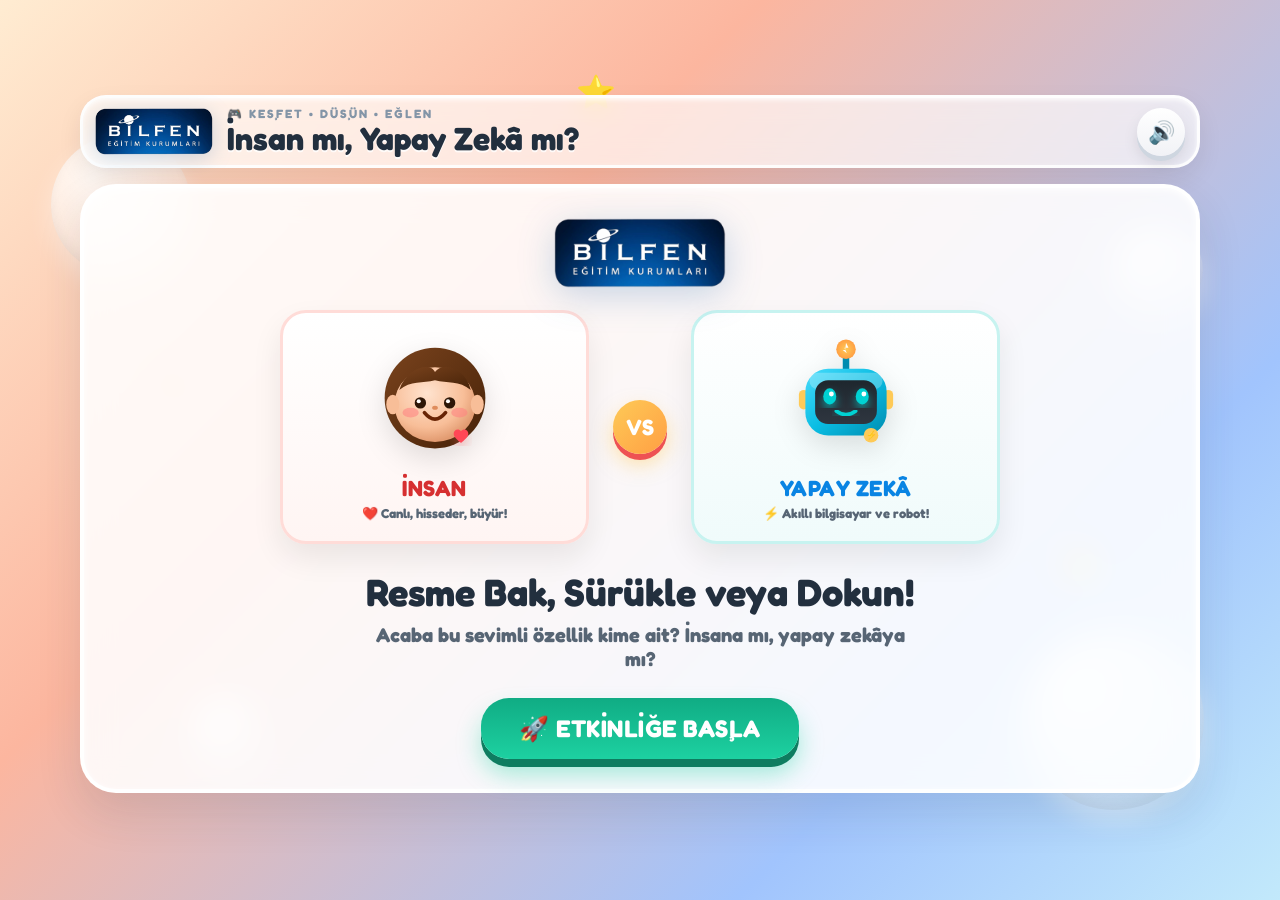
<file: insan-mi-yapay-zeka-3d/index.html>
<!doctype html>
<html lang="tr">
<head>
  <meta charset="utf-8">
  <meta name="viewport" content="width=device-width, initial-scale=1, maximum-scale=1, user-scalable=no">
  <meta name="theme-color" content="#fff3e0">
  <title>İnsan mı, Yapay Zekâ mı? • 3D Eğlenceli Keşif Oyunu</title>
  <meta name="description" content="6 yaş grubu için 3 boyutlu, sesli ve eğlenceli yapay zekâ okuryazarlığı sınıflandırma oyunu.">
  <link rel="preconnect" href="https://fonts.googleapis.com">
  <link rel="preconnect" href="https://fonts.gstatic.com" crossorigin>
  <link href="https://fonts.googleapis.com/css2?family=Fredoka:wght@500;600;700;800&family=Nunito:wght@700;800;900&display=swap" rel="stylesheet">
  <link rel="stylesheet" href="style.css">
</head>
<body>
  <!-- Arka plan yüzen 3D sevimli balonlar -->
  <div class="bg-decorations" aria-hidden="true">
    <div class="bubble bubble-1"></div>
    <div class="bubble bubble-2"></div>
    <div class="bubble bubble-3"></div>
    <div class="bubble bubble-4"></div>
    <div class="star-dec star-1">★</div>
    <div class="star-dec star-2">✨</div>
    <div class="star-dec star-3">⭐</div>
  </div>

  <!-- Konfeti Efekti Katmanı -->
  <canvas id="confettiCanvas" class="confetti-canvas"></canvas>

  <main class="shell">
    <!-- Üst Başlık ve Kontroller -->
    <header class="game-header">
      <div class="logo-group">
        <div class="brand-logo-wrap" title="Bilfen Eğitim Kurumları">
          <img src="bilfen-logo.png" alt="Bilfen Eğitim Kurumları" class="brand-logo-img">
        </div>
        <div class="header-titles">
          <p class="eyebrow-3d">🎮 KEŞFET • DÜŞÜN • EĞLEN</p>
          <h1 class="game-title">İnsan mı, Yapay Zekâ mı?</h1>
        </div>
      </div>

      <div class="header-controls">
        <button id="soundBtn" class="toy-btn icon-toy-btn" aria-label="Sesi aç veya kapat" title="Ses">
          <span class="sound-icon-on">🔊</span>
          <span class="sound-icon-off">🔇</span>
        </button>
      </div>
    </header>

    <!-- GİRİŞ EKRANI (3D Karakterler & Başla Butonu) -->
    <section id="intro" class="screen-card intro-screen">
      <div class="intro-school-badge">
        <img src="bilfen-logo.png" alt="Bilfen Eğitim Kurumları Logo" class="intro-logo-img">
      </div>

      <div class="floating-mascots">
        <!-- 3D İnsan Çocuk Karakteri -->
        <div class="mascot-card human-mascot" id="mascotHumanIntro">
          <div class="mascot-avatar-3d">
            <svg viewBox="0 0 160 160" class="avatar-svg" aria-label="Sevimli Çocuk Karakteri">
              <defs>
                <radialGradient id="hFaceGrad" cx="40%" cy="35%" r="65%">
                  <stop offset="0%" stop-color="#ffe3cf" />
                  <stop offset="70%" stop-color="#f8be98" />
                  <stop offset="100%" stop-color="#e29b71" />
                </radialGradient>
                <linearGradient id="hHairGrad" x1="0%" y1="0%" x2="100%" y2="100%">
                  <stop offset="0%" stop-color="#7a431d" />
                  <stop offset="100%" stop-color="#462208" />
                </linearGradient>
                <filter id="softGlow" x="-20%" y="-20%" width="140%" height="140%">
                  <feDropShadow dx="0" dy="8" stdDeviation="6" flood-color="#ff6b6b" flood-opacity="0.3" />
                </filter>
              </defs>
              <!-- Saç arkası -->
              <circle cx="80" cy="80" r="62" fill="url(#hHairGrad)" />
              <!-- Yüz -->
              <ellipse cx="80" cy="88" rx="50" ry="46" fill="url(#hFaceGrad)" />
              <!-- Ön saç / kahkül -->
              <path d="M 36 70 C 45 42, 75 35, 80 48 C 88 35, 118 42, 124 70 C 110 58, 95 62, 80 58 C 65 62, 50 58, 36 70 Z" fill="url(#hHairGrad)" />
              <!-- Kulaklar -->
              <ellipse cx="28" cy="88" rx="8" ry="12" fill="#f8be98" />
              <ellipse cx="132" cy="88" rx="8" ry="12" fill="#f8be98" />
              <!-- Gözler (Blink Animasyonlu) -->
              <g class="anim-eyes">
                <circle cx="62" cy="86" r="7" fill="#2d1607" />
                <circle cx="60" cy="84" r="2.5" fill="#ffffff" />
                <circle cx="98" cy="86" r="7" fill="#2d1607" />
                <circle cx="96" cy="84" r="2.5" fill="#ffffff" />
              </g>
              <!-- Sevimli Pembe Yanaklar -->
              <ellipse cx="50" cy="98" rx="10" ry="6" fill="#ff7f7f" opacity="0.55" />
              <ellipse cx="110" cy="98" rx="10" ry="6" fill="#ff7f7f" opacity="0.55" />
              <!-- Gülümseyen Ağız -->
              <path d="M 67 98 Q 80 114 93 98" fill="none" stroke="#682405" stroke-width="4.5" stroke-linecap="round" />
              <!-- Minik Burun -->
              <ellipse cx="80" cy="92" rx="3.5" ry="2.5" fill="#df8c5c" />
              <!-- Canlı Kalp Rozeti -->
              <g transform="translate(100, 115) scale(0.9)" class="beating-heart">
                <path d="M12 21.35l-1.45-1.32C5.4 15.36 2 12.28 2 8.5 2 5.42 4.42 3 7.5 3c1.74 0 3.41.81 4.5 2.09C13.09 3.81 14.76 3 16.5 3 19.58 3 22 5.42 22 8.5c0 3.78-3.4 6.86-8.55 11.54L12 21.35z" fill="#ff4757" filter="url(#softGlow)"/>
              </g>
            </svg>
          </div>
          <div class="mascot-tag">
            <span class="tag-title human-text">İNSAN</span>
            <span class="tag-sub">❤️ Canlı, hisseder, büyür!</span>
          </div>
        </div>

        <div class="versus-3d">
          <span class="vs-bubble">VS</span>
        </div>

        <!-- 3D Yapay Zekâ Robot Karakteri -->
        <div class="mascot-card ai-mascot" id="mascotAiIntro">
          <div class="mascot-avatar-3d">
            <svg viewBox="0 0 160 160" class="avatar-svg" aria-label="Sevimli Robot Karakteri">
              <defs>
                <linearGradient id="botBodyGrad" x1="0%" y1="0%" x2="100%" y2="100%">
                  <stop offset="0%" stop-color="#48dbfb" />
                  <stop offset="50%" stop-color="#0abde3" />
                  <stop offset="100%" stop-color="#008cb0" />
                </linearGradient>
                <linearGradient id="botScreenGrad" x1="0%" y1="0%" x2="0%" y2="100%">
                  <stop offset="0%" stop-color="#1e272e" />
                  <stop offset="100%" stop-color="#2f3640" />
                </linearGradient>
                <radialGradient id="antennaGlow" cx="50%" cy="50%" r="50%">
                  <stop offset="0%" stop-color="#feca57" />
                  <stop offset="100%" stop-color="#ff9f43" />
                </radialGradient>
                <filter id="neonCyan" x="-20%" y="-20%" width="140%" height="140%">
                  <feDropShadow dx="0" dy="6" stdDeviation="5" flood-color="#00d2d3" flood-opacity="0.6" />
                </filter>
              </defs>
              <!-- Anten Çubuğu & Parlayan Küre -->
              <rect x="76" y="24" width="8" height="24" rx="4" fill="#008cb0" />
              <circle cx="80" cy="20" r="12" fill="url(#antennaGlow)" class="antenna-bulb" />
              <polygon points="80,12 83,18 78,18 81,25 76,21 79,21" fill="#fff" />
              <!-- Kulak Cıvataları -->
              <rect x="22" y="70" width="12" height="24" rx="6" fill="#feca57" />
              <rect x="126" y="70" width="12" height="24" rx="6" fill="#feca57" />
              <!-- Robot Kafası (Tombik 3D) -->
              <rect x="30" y="44" width="100" height="82" rx="28" fill="url(#botBodyGrad)" />
              <rect x="35" y="49" width="90" height="20" rx="10" fill="#ffffff" opacity="0.25" />
              <!-- Ekran Yüzü -->
              <rect x="42" y="58" width="76" height="54" rx="16" fill="url(#botScreenGrad)" />
              <!-- LED Gözler (Parlayan Cyan) -->
              <g class="bot-eyes" filter="url(#neonCyan)">
                <ellipse cx="60" cy="78" rx="8" ry="10" fill="#00d2d3" />
                <circle cx="62" cy="75" r="3" fill="#ffffff" />
                <ellipse cx="100" cy="78" rx="8" ry="10" fill="#00d2d3" />
                <circle cx="102" cy="75" r="3" fill="#ffffff" />
              </g>
              <!-- LED Gülümseme (Piksel / Çizgi) -->
              <path d="M 68 96 Q 80 105 92 96" fill="none" stroke="#00d2d3" stroke-width="4.5" stroke-linecap="round" filter="url(#neonCyan)" />
              <!-- Çip / Yıldız Rozeti -->
              <g transform="translate(100, 115) scale(0.9)" class="ai-badge-pulse">
                <circle cx="12" cy="12" r="10" fill="#feca57" />
                <text x="12" y="16" text-anchor="middle" font-size="12" font-weight="900" fill="#222">⚡</text>
              </g>
            </svg>
          </div>
          <div class="mascot-tag">
            <span class="tag-title ai-text">YAPAY ZEKÂ</span>
            <span class="tag-sub">⚡ Akıllı bilgisayar ve robot!</span>
          </div>
        </div>
      </div>

      <div class="intro-content">
        <h2 class="hero-text">Resme Bak, Sürükle veya Dokun!</h2>
        <p class="hero-desc">Acaba bu sevimli özellik kime ait? İnsana mı, yapay zekâya mı?</p>
        <button id="startBtn" class="toy-btn primary-3d-btn start-pulse">
          <span class="btn-text">🚀 ETKİNLİĞE BAŞLA</span>
        </button>
      </div>
    </section>

    <!-- OYUN ALANI (3D Kart ve 3D Hedef Kutuları) -->
    <section id="game" class="screen-card game-screen hidden" aria-live="polite">
      <!-- Üst Bilgi: İlerleme & Ses Tekrar -->
      <div class="game-hud">
        <div class="hud-stars">
          <span class="star-icon">⭐</span>
          <div class="progress-bar-3d">
            <div id="progressBar" class="progress-fill"></div>
          </div>
          <span id="progressText" class="progress-count">1 / 16</span>
        </div>

        <button id="repeatBtn" class="toy-btn repeat-toy-btn" title="Soruyu tekrar dinle">
          <span class="repeat-icon">🔊</span>
          <span class="repeat-label">DİNLE</span>
        </button>
      </div>

      <!-- Büyük Soru Başlığı (6 Yaş için Çok Açık ve Neşeli) -->
      <div class="prompt-pill">
        <span class="prompt-emoji">🧐</span>
        <h2 id="promptText" class="prompt-question">Bu özellik kime ait?</h2>
      </div>

      <!-- 3D OYUN MASASI: SOL İNSAN KUTUSU | ORTA 3D KART | SAĞ YAPAY ZEKÂ KUTUSU -->
      <div class="arena-3d">
        <!-- SOL: 3D İNSAN KUTUSU -->
        <div class="zone-box human-zone-3d" data-zone="human" id="humanZone" role="button" tabindex="0" aria-label="İnsan seçimi kutusu">
          <div class="zone-pedestal">
            <div class="zone-character-wrap">
              <div class="character-human-avatar"></div>
              <span class="zone-status-emoji">💓</span>
            </div>
            <div class="zone-label-wrap">
              <span class="zone-title human-color">İNSAN</span>
              <span class="zone-desc">Duyguları ve kalbi var</span>
            </div>
            <div class="zone-press-hint">👉 DOKUN</div>
          </div>
          <div class="zone-glow"></div>
        </div>

        <!-- ORTA: 3D DÖNEN VE YAYLANAN KART -->
        <div class="card-stage" id="cardStage">
          <!-- Sol & Sağ Yönlendirme İpuçları -->
          <div class="drag-arrow left-arrow" aria-hidden="true">⬅️ İNSAN</div>
          <div class="drag-arrow right-arrow" aria-hidden="true">YAPAY ZEKÂ ➡️</div>

          <div id="card" class="card-3d" draggable="true" tabindex="0" role="button" aria-label="Soru Kartı: Sürükle veya tıkla">
            <!-- 3D Parlama ve Derinlik Katmanı -->
            <div class="card-shine" aria-hidden="true"></div>
            
            <div class="card-inner">
              <div class="card-badge-category" id="cardCategory">ÖZELLİK KARTI</div>
              
              <!-- 3D Büyük İllüstrasyon / Görsel Alanı -->
              <div id="cardImage" class="card-image-3d">
                <!-- SVG / Sprite Buraya Yüklenecek -->
              </div>

              <!-- Kart Başlığı -->
              <h3 id="cardTitle" class="card-title-3d">YEMEK YEMEK</h3>
              <p id="cardDescription" class="card-subtitle-3d">Karnı acıkınca lezzetli yemekler yemek</p>

              <!-- Eğlenceli Tut & Bırak Rozeti -->
              <div class="card-footer-pill">
                <span class="hand-anim">👆</span>
                <span>KUTUYA SÜRÜKLE YA DA DOKUN</span>
              </div>
            </div>
          </div>
        </div>

        <!-- SAĞ: 3D YAPAY ZEKÂ KUTUSU -->
        <div class="zone-box ai-zone-3d" data-zone="ai" id="aiZone" role="button" tabindex="0" aria-label="Yapay zekâ robotu seçimi kutusu">
          <div class="zone-pedestal">
            <div class="zone-character-wrap">
              <div class="character-ai-avatar"></div>
              <span class="zone-status-emoji">⚡</span>
            </div>
            <div class="zone-label-wrap">
              <span class="zone-title ai-color">YAPAY ZEKÂ</span>
              <span class="zone-desc">Bilgisayar ve robot</span>
            </div>
            <div class="zone-press-hint">DOKUN 👈</div>
          </div>
          <div class="zone-glow"></div>
        </div>
      </div>

      <!-- Alt Geri Bildirim Balonu -->
      <div id="feedback" class="feedback-3d" role="status">
        <span id="feedbackEmoji" class="fb-emoji"></span>
        <span id="feedbackMessage" class="fb-msg"></span>
      </div>
    </section>

    <!-- TEBRİKLER / BİTİŞ EKRANI -->
    <section id="finish" class="screen-card finish-screen hidden">
      <div class="trophy-3d">
        <span class="trophy-cup">🏆</span>
        <div class="celebration-stars">
          <span class="c-star star-left">⭐</span>
          <span class="c-star star-center">🌟</span>
          <span class="c-star star-right">⭐</span>
        </div>
      </div>

      <h2 class="finish-title">Harikasın Minik Kaşif! 🎉</h2>
      <p class="finish-desc">İnsanlar ile Yapay Zekânın farklarını süper bir şekilde öğrendin!</p>

      <div class="score-card-3d">
        <span class="score-badge">PUANIN</span>
        <div class="score-number-wrap">
          <strong id="scoreText">16 / 16</strong>
        </div>
        <span class="score-applause">Tüm soruları tamamladın! 🥳👏</span>
      </div>

      <button id="againBtn" class="toy-btn primary-3d-btn replay-pulse">
        <span class="btn-text">🔄 YENİDEN OYNA</span>
      </button>
    </section>
  </main>

  <script src="game.js"></script>
</body>
</html>
</file>
<file: insan-mi-yapay-zeka-3d/style.css>
/* ==========================================================================
   İNSAN MI, YAPAY ZEKÂ MI? - 3D ÇOCUK OYUNU STİL DOSYASI (6 YAŞ ÖZEL)
   Temalar: 3D Dokunsal Oyuncak (Claymorphic / Toy Aesthetic), Canlı Renkler
   ========================================================================== */

:root {
  /* Renk Paleti (Canlı, Neşeli, Sıcak) */
  --human-main: #ff6b6b;
  --human-dark: #d63031;
  --human-light: #fff0f0;
  --human-shadow: #b32020;
  
  --ai-main: #00cec9;
  --ai-dark: #0984e3;
  --ai-light: #e6fcfa;
  --ai-shadow: #007799;

  --gold-main: #feca57;
  --gold-dark: #ff9f43;
  --gold-shadow: #ee5253;

  --bg-gradient: linear-gradient(135deg, #ffecd2 0%, #fcb69f 35%, #a1c4fd 75%, #c2e9fb 100%);
  --ink: #2d3436;
  --white: #ffffff;

  --radius-xl: 36px;
  --radius-lg: 26px;
  --radius-md: 18px;
}

* {
  box-sizing: border-box;
  margin: 0;
  padding: 0;
  -webkit-tap-highlight-color: transparent;
}

body {
  min-height: 100vh;
  font-family: 'Fredoka', 'Nunito', 'Trebuchet MS', cursive, sans-serif;
  background: var(--bg-gradient);
  background-attachment: fixed;
  color: var(--ink);
  overflow-x: hidden;
  user-select: none;
  -webkit-user-select: none;
  position: relative;
  display: flex;
  flex-direction: column;
  justify-content: center;
}

/* Yüzen 3D Balonlar ve Yıldızlar */
.bg-decorations {
  position: fixed;
  inset: 0;
  pointer-events: none;
  overflow: hidden;
  z-index: 0;
}

.bubble {
  position: absolute;
  border-radius: 50%;
  background: radial-gradient(circle at 30% 30%, rgba(255, 255, 255, 0.8), rgba(255, 255, 255, 0.15));
  box-shadow: inset 0 -6px 12px rgba(0, 0, 0, 0.05), 0 10px 25px rgba(255, 255, 255, 0.4);
  animation: floatUp 12s infinite ease-in-out;
}

.bubble-1 { width: 140px; height: 140px; left: 4%; top: 15%; animation-duration: 9s; }
.bubble-2 { width: 90px; height: 90px; right: 6%; top: 25%; animation-duration: 11s; animation-delay: 2s; }
.bubble-3 { width: 180px; height: 180px; left: 80%; bottom: 10%; animation-duration: 14s; animation-delay: 1s; }
.bubble-4 { width: 70px; height: 70px; left: 15%; bottom: 15%; animation-duration: 8s; animation-delay: 3s; }

.star-dec {
  position: absolute;
  font-size: 28px;
  animation: twinkle 3s infinite ease-in-out alternate;
}
.star-1 { left: 12%; top: 40%; font-size: 34px; color: #ffbe76; }
.star-2 { right: 14%; top: 60%; font-size: 38px; color: #f9ca24; animation-delay: 1s; }
.star-3 { left: 45%; top: 8%; font-size: 32px; color: #f0932b; animation-delay: 1.5s; }

@keyframes floatUp {
  0%, 100% { transform: translateY(0) rotate(0deg); }
  50% { transform: translateY(-25px) rotate(8deg); }
}

@keyframes twinkle {
  0% { transform: scale(0.8) rotate(-10deg); opacity: 0.5; }
  100% { transform: scale(1.2) rotate(15deg); opacity: 1; }
}

/* Konfeti Canvas */
.confetti-canvas {
  position: fixed;
  inset: 0;
  width: 100%;
  height: 100%;
  pointer-events: none;
  z-index: 999;
}

/* Ana Taşıyıcı */
.shell {
  width: min(1120px, calc(100% - 24px));
  margin: 0 auto;
  padding: 16px 0 28px;
  position: relative;
  z-index: 10;
}

/* Üst Başlık (Header) */
.game-header {
  display: flex;
  align-items: center;
  justify-content: space-between;
  margin-bottom: 16px;
  padding: 8px 12px;
  background: rgba(255, 255, 255, 0.65);
  backdrop-filter: blur(12px);
  -webkit-backdrop-filter: blur(12px);
  border-radius: var(--radius-lg);
  border: 3px solid rgba(255, 255, 255, 0.9);
  box-shadow: 0 10px 25px rgba(0, 0, 0, 0.08), inset 0 2px 4px rgba(255, 255, 255, 0.8);
}

.logo-group {
  display: flex;
  align-items: center;
  gap: 14px;
}

/* Bilfen Logosu - Üst Başlık */
.brand-logo-wrap {
  display: flex;
  align-items: center;
  justify-content: center;
}

.brand-logo-img {
  height: 48px;
  width: auto;
  max-width: 145px;
  object-fit: contain;
  filter: drop-shadow(0 4px 10px rgba(2, 83, 159, 0.2));
  transition: transform 0.25s cubic-bezier(0.34, 1.56, 0.64, 1);
}

.brand-logo-img:hover {
  transform: scale(1.05) translateY(-2px);
}

/* Bilfen Logosu - Ana Ekran (Intro) */
.intro-school-badge {
  display: flex;
  justify-content: center;
  align-items: center;
  margin-bottom: 22px;
}

.intro-logo-img {
  height: 70px;
  width: auto;
  max-width: 220px;
  object-fit: contain;
  filter: drop-shadow(0 8px 18px rgba(2, 83, 159, 0.22));
  transition: transform 0.3s cubic-bezier(0.34, 1.56, 0.64, 1);
}

.intro-logo-img:hover {
  transform: scale(1.06) translateY(-3px);
}

.eyebrow-3d {
  font-size: 12px;
  font-weight: 800;
  letter-spacing: 2px;
  color: #8395a7;
  text-transform: uppercase;
}

.game-title {
  font-size: clamp(20px, 3.2vw, 32px);
  font-weight: 800;
  color: #222f3e;
  line-height: 1.1;
  text-shadow: 0 2px 0 rgba(255, 255, 255, 0.8);
}

/* 3D Tombul Butonlar (Toy Buttons) */
.toy-btn {
  font-family: inherit;
  font-weight: 800;
  border: none;
  cursor: pointer;
  outline: none;
  display: inline-flex;
  align-items: center;
  justify-content: center;
  transition: transform 0.1s ease, box-shadow 0.1s ease;
  user-select: none;
}

.icon-toy-btn {
  width: 48px;
  height: 48px;
  border-radius: 50%;
  background: linear-gradient(180deg, #ffffff, #f1f2f6);
  box-shadow: 0 5px 0 #ced6e0, 0 8px 15px rgba(0, 0, 0, 0.1);
  font-size: 22px;
}

.icon-toy-btn:active {
  transform: translateY(4px);
  box-shadow: 0 1px 0 #ced6e0;
}

.icon-toy-btn .sound-icon-off { display: none; }
.icon-toy-btn.muted .sound-icon-on { display: none; }
.icon-toy-btn.muted .sound-icon-off { display: inline-block; }

.primary-3d-btn {
  padding: 16px 38px;
  font-size: clamp(18px, 2.5vw, 24px);
  border-radius: 28px;
  background: linear-gradient(180deg, #10ac84, #1dd1a1);
  color: #ffffff;
  box-shadow: 0 8px 0 #0e7d60, 0 15px 25px rgba(29, 209, 161, 0.4);
  letter-spacing: 0.5px;
  margin-top: 15px;
}

.primary-3d-btn:hover {
  transform: translateY(-2px);
  box-shadow: 0 10px 0 #0e7d60, 0 20px 30px rgba(29, 209, 161, 0.45);
}

.primary-3d-btn:active {
  transform: translateY(6px);
  box-shadow: 0 2px 0 #0e7d60, 0 5px 10px rgba(29, 209, 161, 0.3);
}

/* Ana Ekran Kartı (Claymorphism Sahnesi) */
.screen-card {
  min-height: 560px;
  background: rgba(255, 255, 255, 0.88);
  backdrop-filter: blur(16px);
  -webkit-backdrop-filter: blur(16px);
  border-radius: var(--radius-xl);
  border: 4px solid rgba(255, 255, 255, 0.95);
  box-shadow: 0 20px 45px rgba(34, 47, 62, 0.12), inset 0 2px 6px rgba(255, 255, 255, 0.9);
  padding: 30px 24px;
  position: relative;
  display: flex;
  flex-direction: column;
  align-items: center;
  justify-content: center;
  text-align: center;
  transition: opacity 0.3s ease;
}

.hidden {
  display: none !important;
}

/* ==========================================================================
   GİRİŞ EKRANI (INTRO)
   ========================================================================== */
.floating-mascots {
  display: flex;
  align-items: center;
  justify-content: center;
  gap: 24px;
  width: 100%;
  max-width: 720px;
  margin-bottom: 25px;
}

.mascot-card {
  flex: 1;
  background: #ffffff;
  border-radius: var(--radius-lg);
  padding: 20px 14px;
  box-shadow: 0 14px 30px rgba(0, 0, 0, 0.08);
  border: 3px solid #f1f2f6;
  display: flex;
  flex-direction: column;
  align-items: center;
  transition: transform 0.3s cubic-bezier(0.34, 1.56, 0.64, 1);
}

.human-mascot {
  border-color: #ffdcd8;
  background: linear-gradient(180deg, #ffffff, #fff5f3);
}

.ai-mascot {
  border-color: #c7f3f0;
  background: linear-gradient(180deg, #ffffff, #f0fbfb);
}

.mascot-card:hover {
  transform: translateY(-8px) scale(1.03);
}

.mascot-avatar-3d {
  width: 130px;
  height: 130px;
  margin-bottom: 12px;
  filter: drop-shadow(0 10px 14px rgba(0, 0, 0, 0.12));
}

.avatar-svg {
  width: 100%;
  height: 100%;
}

.versus-3d {
  display: flex;
  align-items: center;
  justify-content: center;
}

.vs-bubble {
  width: 54px;
  height: 54px;
  border-radius: 50%;
  background: linear-gradient(135deg, #feca57, #ff9f43);
  color: #ffffff;
  display: flex;
  align-items: center;
  justify-content: center;
  font-size: 22px;
  font-weight: 900;
  box-shadow: 0 6px 0 #ee5253, 0 10px 20px rgba(254, 202, 87, 0.5);
  animation: pulseVersus 2s infinite ease-in-out;
}

@keyframes pulseVersus {
  0%, 100% { transform: scale(1) rotate(-6deg); }
  50% { transform: scale(1.14) rotate(6deg); }
}

.tag-title {
  display: block;
  font-size: 22px;
  font-weight: 900;
  letter-spacing: 0.5px;
}

.human-text { color: var(--human-dark); }
.ai-text { color: var(--ai-dark); }

.tag-sub {
  display: block;
  font-size: 13px;
  font-weight: 700;
  color: #576574;
  margin-top: 4px;
}

.hero-text {
  font-size: clamp(24px, 4vw, 38px);
  font-weight: 900;
  color: #222f3e;
  margin-bottom: 8px;
}

.hero-desc {
  font-size: clamp(16px, 2.2vw, 20px);
  color: #576574;
  font-weight: 700;
  max-width: 540px;
  margin: 0 auto 12px;
}

/* Canlı Maskot Animasyonları */
.beating-heart {
  transform-origin: 12px 12px;
  animation: heartPulse 1.2s infinite ease-in-out;
}
@keyframes heartPulse {
  0%, 100% { transform: scale(0.9); }
  50% { transform: scale(1.2); }
}

.antenna-bulb {
  animation: bulbGlow 1.5s infinite alternate ease-in-out;
}
@keyframes bulbGlow {
  0% { filter: drop-shadow(0 0 2px #feca57); }
  100% { filter: drop-shadow(0 0 10px #ff9f43); }
}

/* ==========================================================================
   OYUN ALANI (3D ARENA & KART)
   ========================================================================== */
.game-hud {
  width: 100%;
  display: flex;
  align-items: center;
  justify-content: space-between;
  margin-bottom: 12px;
  padding: 0 4px;
}

.hud-stars {
  display: flex;
  align-items: center;
  gap: 12px;
  flex: 1;
  max-width: 480px;
}

.star-icon {
  font-size: 32px;
  filter: drop-shadow(0 4px 6px rgba(254, 202, 87, 0.5));
  animation: spinSlow 8s linear infinite;
}
@keyframes spinSlow {
  0% { transform: rotate(0deg); }
  100% { transform: rotate(360deg); }
}

.progress-bar-3d {
  flex: 1;
  height: 22px;
  background: #dfe6e9;
  border-radius: 16px;
  overflow: hidden;
  box-shadow: inset 0 3px 6px rgba(0, 0, 0, 0.15);
  border: 3px solid #ffffff;
  position: relative;
}

.progress-fill {
  height: 100%;
  width: 0%;
  background: linear-gradient(90deg, #feca57, #ff6b6b);
  border-radius: 12px;
  box-shadow: inset 0 2px 4px rgba(255, 255, 255, 0.6);
  transition: width 0.4s cubic-bezier(0.34, 1.56, 0.64, 1);
}

.progress-count {
  font-size: 16px;
  font-weight: 900;
  color: #222f3e;
  min-width: 60px;
}

.repeat-toy-btn {
  padding: 8px 18px;
  border-radius: 20px;
  background: linear-gradient(180deg, #ffffff, #f1f2f6);
  box-shadow: 0 5px 0 #ced6e0, 0 8px 15px rgba(0, 0, 0, 0.08);
  gap: 8px;
  color: #222f3e;
}

.repeat-toy-btn:active {
  transform: translateY(4px);
  box-shadow: 0 1px 0 #ced6e0;
}

.repeat-icon { font-size: 20px; }
.repeat-label { font-size: 15px; font-weight: 900; }

/* Prompt Hapı (Soru Başlığı) */
.prompt-pill {
  display: inline-flex;
  align-items: center;
  gap: 10px;
  background: #ffffff;
  padding: 10px 24px;
  border-radius: 30px;
  box-shadow: 0 8px 20px rgba(0, 0, 0, 0.06);
  border: 2px solid #f1f2f6;
  margin-bottom: 20px;
}

.prompt-emoji { font-size: 24px; }
.prompt-question {
  font-size: clamp(17px, 2.3vw, 22px);
  font-weight: 800;
  color: #222f3e;
}

/* 3D ARENA DÜZENİ */
.arena-3d {
  width: 100%;
  display: grid;
  grid-template-columns: 1fr minmax(290px, 350px) 1fr;
  gap: 20px;
  align-items: center;
  position: relative;
  perspective: 1200px;
}

/* ==========================================================================
   3D HEDEF KUTULARI (SOL VE SAĞ PEDESTALLER)
   ========================================================================== */
.zone-box {
  min-height: 340px;
  border-radius: var(--radius-xl);
  background: #ffffff;
  padding: 24px 16px;
  cursor: pointer;
  position: relative;
  display: flex;
  flex-direction: column;
  justify-content: center;
  align-items: center;
  transition: transform 0.25s cubic-bezier(0.34, 1.56, 0.64, 1), box-shadow 0.25s ease, background 0.2s ease;
  user-select: none;
}

/* İnsan Kutusu 3D */
.human-zone-3d {
  border: 4px dashed #ff9f9f;
  background: linear-gradient(180deg, #ffffff 0%, #fff0ee 100%);
  box-shadow: 0 14px 0 #f8b4ad, 0 20px 30px rgba(239, 107, 86, 0.18);
}

.human-zone-3d:hover,
.human-zone-3d.hover-target {
  transform: translateY(-8px) scale(1.03);
  box-shadow: 0 20px 0 #f8b4ad, 0 30px 40px rgba(239, 107, 86, 0.3);
  border-style: solid;
  border-color: #ff6b6b;
}

/* Yapay Zekâ Kutusu 3D */
.ai-zone-3d {
  border: 4px dashed #81ecec;
  background: linear-gradient(180deg, #ffffff 0%, #e8fbf9 100%);
  box-shadow: 0 14px 0 #9de3dd, 0 20px 30px rgba(0, 206, 201, 0.18);
}

.ai-zone-3d:hover,
.ai-zone-3d.hover-target {
  transform: translateY(-8px) scale(1.03);
  box-shadow: 0 20px 0 #9de3dd, 0 30px 40px rgba(0, 206, 201, 0.3);
  border-style: solid;
  border-color: #00cec9;
}

.zone-box:active {
  transform: translateY(6px);
}
.human-zone-3d:active { box-shadow: 0 6px 0 #f8b4ad; }
.ai-zone-3d:active { box-shadow: 0 6px 0 #9de3dd; }

.zone-pedestal {
  display: flex;
  flex-direction: column;
  align-items: center;
  gap: 12px;
  width: 100%;
}

.zone-character-wrap {
  width: 100px;
  height: 100px;
  position: relative;
}

.character-human-avatar,
.character-ai-avatar {
  width: 100%;
  height: 100%;
  border-radius: 50%;
  overflow: hidden;
  box-shadow: 0 8px 20px rgba(0, 0, 0, 0.12);
  border: 3px solid #ffffff;
}

.zone-status-emoji {
  position: absolute;
  right: -5px;
  bottom: -5px;
  font-size: 26px;
  filter: drop-shadow(0 3px 5px rgba(0, 0, 0, 0.2));
  animation: bounceMini 2s infinite ease-in-out;
}
@keyframes bounceMini {
  0%, 100% { transform: translateY(0); }
  50% { transform: translateY(-6px); }
}

.zone-title {
  display: block;
  font-size: clamp(22px, 2.5vw, 28px);
  font-weight: 900;
  letter-spacing: 0.5px;
}
.human-color { color: var(--human-dark); }
.ai-color { color: var(--ai-dark); }

.zone-desc {
  display: block;
  font-size: 13px;
  font-weight: 800;
  color: #636e72;
  margin-top: 4px;
}

.zone-press-hint {
  display: inline-block;
  margin-top: 10px;
  padding: 6px 14px;
  border-radius: 14px;
  font-size: 12px;
  font-weight: 900;
  background: rgba(0, 0, 0, 0.05);
  color: #2d3436;
  letter-spacing: 1px;
}

/* ==========================================================================
   3D OYUN KARTI (INTERACTIVE 3D CARD)
   ========================================================================== */
.card-stage {
  position: relative;
  width: 100%;
  display: flex;
  justify-content: center;
  align-items: center;
}

.drag-arrow {
  position: absolute;
  top: 50%;
  transform: translateY(-50%);
  font-size: 13px;
  font-weight: 900;
  padding: 6px 12px;
  border-radius: 16px;
  background: rgba(255, 255, 255, 0.9);
  box-shadow: 0 4px 10px rgba(0,0,0,0.1);
  pointer-events: none;
  opacity: 0.7;
  animation: pulseArrow 1.5s infinite alternate;
}
.left-arrow { left: -30px; color: var(--human-dark); }
.right-arrow { right: -30px; color: var(--ai-dark); }

@keyframes pulseArrow {
  0% { transform: translateY(-50%) scale(0.95); opacity: 0.5; }
  100% { transform: translateY(-50%) scale(1.05); opacity: 0.9; }
}

.card-3d {
  width: 100%;
  max-width: 340px;
  background: #ffffff;
  border-radius: var(--radius-xl);
  box-shadow: 0 18px 0 #dcdde1, 0 30px 50px rgba(45, 52, 54, 0.22);
  border: 5px solid #ffffff;
  cursor: grab;
  position: relative;
  transform-style: preserve-3d;
  transition: transform 0.2s cubic-bezier(0.2, 0.8, 0.2, 1), box-shadow 0.2s ease;
  overflow: hidden;
}

.card-3d:active {
  cursor: grabbing;
}

/* Kart Parlama Efekti */
.card-shine {
  position: absolute;
  inset: 0;
  background: linear-gradient(135deg, rgba(255,255,255,0.7) 0%, rgba(255,255,255,0) 60%);
  pointer-events: none;
  border-radius: inherit;
  z-index: 5;
}

.card-inner {
  padding: 18px 18px 16px;
  display: flex;
  flex-direction: column;
  align-items: center;
  transform: translateZ(30px);
}

.card-badge-category {
  font-size: 11px;
  font-weight: 900;
  letter-spacing: 1.5px;
  color: #ff9f43;
  background: #fff5eb;
  padding: 4px 12px;
  border-radius: 12px;
  margin-bottom: 10px;
}

/* 3D Görsel Kutusu */
.card-image-3d {
  width: 100%;
  height: 200px;
  background: radial-gradient(circle at 50% 50%, #f1f2f6 0%, #dfe4ea 100%);
  border-radius: var(--radius-md);
  box-shadow: inset 0 4px 10px rgba(0, 0, 0, 0.08), 0 8px 18px rgba(0, 0, 0, 0.05);
  display: flex;
  align-items: center;
  justify-content: center;
  overflow: hidden;
  position: relative;
  border: 2px solid #ffffff;
  transition: transform 0.3s ease;
}

.card-3d:hover .card-image-3d {
  transform: translateZ(15px) scale(1.02);
}

.card-image-3d svg {
  width: 100%;
  height: 100%;
  display: block;
}

.card-title-3d {
  font-size: clamp(20px, 2.5vw, 24px);
  font-weight: 900;
  color: #2d3436;
  margin: 12px 0 4px;
}

.card-subtitle-3d {
  font-size: 14px;
  font-weight: 700;
  color: #636e72;
  margin-bottom: 12px;
  min-height: 38px;
  display: flex;
  align-items: center;
  justify-content: center;
}

.card-footer-pill {
  display: inline-flex;
  align-items: center;
  gap: 6px;
  background: linear-gradient(135deg, #f1f2f6, #e4e7eb);
  padding: 8px 16px;
  border-radius: 16px;
  font-size: 11px;
  font-weight: 900;
  color: #2f3542;
  box-shadow: inset 0 2px 3px rgba(255, 255, 255, 0.8), 0 2px 5px rgba(0, 0, 0, 0.05);
}

.hand-anim {
  animation: handWiggle 1.2s infinite ease-in-out;
}
@keyframes handWiggle {
  0%, 100% { transform: translateY(0); }
  50% { transform: translateY(-4px); }
}

/* Kart Durumları */
.card-3d.selected {
  outline: 6px solid #feca57;
  transform: translateY(-8px) scale(1.02);
  box-shadow: 0 24px 0 #dcdde1, 0 35px 55px rgba(254, 202, 87, 0.4);
}

.card-3d.correct {
  animation: correctBounce 0.7s cubic-bezier(0.34, 1.56, 0.64, 1);
}

.card-3d.wrong {
  animation: wrongWobble 0.5s ease;
}

@keyframes correctBounce {
  0% { transform: scale(1); }
  40% { transform: scale(1.15) translateY(-15px) rotate(3deg); }
  70% { transform: scale(0.95); }
  100% { transform: scale(1); }
}

@keyframes wrongWobble {
  0%, 100% { transform: translateX(0); }
  20% { transform: translateX(-18px) rotate(-4deg); }
  40% { transform: translateX(18px) rotate(4deg); }
  60% { transform: translateX(-10px) rotate(-2deg); }
  80% { transform: translateX(10px) rotate(2deg); }
}

/* ==========================================================================
   GERİ BİLDİRİM BALONU (FEEDBACK)
   ========================================================================== */
.feedback-3d {
  min-height: 52px;
  display: flex;
  align-items: center;
  justify-content: center;
  gap: 10px;
  margin-top: 18px;
  font-size: clamp(18px, 2.4vw, 23px);
  font-weight: 900;
  padding: 8px 24px;
  border-radius: 26px;
  transition: all 0.3s cubic-bezier(0.34, 1.56, 0.64, 1);
  opacity: 0;
  transform: translateY(8px);
}

.feedback-3d.show {
  opacity: 1;
  transform: translateY(0);
}

.feedback-3d.good {
  background: #d4edda;
  color: #155724;
  border: 3px solid #c3e6cb;
  box-shadow: 0 6px 15px rgba(40, 167, 69, 0.2);
}

.feedback-3d.try {
  background: #fff3cd;
  color: #856404;
  border: 3px solid #ffeeba;
  box-shadow: 0 6px 15px rgba(255, 193, 7, 0.2);
}

/* ==========================================================================
   BİTİŞ EKRANI (FINISH)
   ========================================================================== */
.trophy-3d {
  position: relative;
  margin-bottom: 12px;
}

.trophy-cup {
  font-size: clamp(75px, 12vw, 110px);
  display: inline-block;
  filter: drop-shadow(0 15px 25px rgba(254, 202, 87, 0.5));
  animation: trophyFloat 3s infinite ease-in-out;
}
@keyframes trophyFloat {
  0%, 100% { transform: translateY(0) rotate(0deg); }
  50% { transform: translateY(-12px) rotate(4deg); }
}

.celebration-stars {
  position: absolute;
  top: 0;
  left: 50%;
  transform: translateX(-50%);
  width: 180px;
  display: flex;
  justify-content: space-between;
  font-size: 32px;
}

.c-star {
  animation: starPop 1.5s infinite alternate ease-in-out;
}
.star-center { font-size: 42px; animation-delay: 0.3s; }
.star-right { animation-delay: 0.6s; }

@keyframes starPop {
  0% { transform: scale(0.8) translateY(0); }
  100% { transform: scale(1.3) translateY(-10px); }
}

.finish-title {
  font-size: clamp(28px, 5vw, 44px);
  font-weight: 900;
  color: #222f3e;
  margin-bottom: 8px;
}

.finish-desc {
  font-size: clamp(16px, 2.5vw, 21px);
  font-weight: 700;
  color: #576574;
  max-width: 500px;
  margin-bottom: 20px;
}

.score-card-3d {
  background: linear-gradient(145deg, #ffffff, #f7f9fa);
  border-radius: var(--radius-lg);
  padding: 20px 38px;
  border: 4px solid #feca57;
  box-shadow: 0 14px 0 #ff9f43, 0 25px 40px rgba(0, 0, 0, 0.1);
  margin-bottom: 24px;
}

.score-badge {
  font-size: 13px;
  font-weight: 900;
  letter-spacing: 2px;
  color: #ee5253;
  display: block;
}

.score-number-wrap strong {
  font-size: clamp(40px, 7vw, 62px);
  font-weight: 900;
  color: #10ac84;
}

.score-applause {
  display: block;
  font-size: 15px;
  font-weight: 800;
  color: #576574;
  margin-top: 4px;
}

/* ==========================================================================
   DUYARLI TASARIM (RESPONSIVE FOR TABLETS & PHONES)
   ========================================================================== */
@media (max-width: 860px) {
  .shell {
    width: min(100% - 16px, 680px);
    padding-top: 10px;
  }

  .screen-card {
    padding: 20px 14px;
    min-height: 520px;
  }

  .arena-3d {
    grid-template-columns: 1fr 1fr;
    grid-template-rows: auto auto;
    gap: 14px;
  }

  .card-stage {
    grid-column: 1 / -1;
    grid-row: 1;
    max-width: 320px;
    margin: 0 auto;
  }

  .drag-arrow { display: none; }

  .zone-box {
    min-height: 180px;
    grid-row: 2;
    padding: 14px 10px;
  }

  .zone-character-wrap {
    width: 65px;
    height: 65px;
  }

  .zone-title { font-size: 20px; }
  .zone-desc { font-size: 11px; }

  .card-image-3d { height: 165px; }
  .card-title-3d { font-size: 20px; margin: 8px 0 2px; }
  .card-subtitle-3d { font-size: 13px; min-height: 32px; }

  .floating-mascots {
    gap: 12px;
  }

  .mascot-avatar-3d {
    width: 95px;
    height: 95px;
  }

  .vs-bubble {
    width: 44px;
    height: 44px;
    font-size: 18px;
  }
}

@media (max-width: 460px) {
  .game-title { font-size: 18px; }
  .brand-logo-img { height: 36px; max-width: 95px; }
  .intro-logo-img { height: 50px; max-width: 160px; }
  .icon-toy-btn { width: 40px; height: 40px; font-size: 18px; }
  .prompt-question { font-size: 16px; }
  .zone-title { font-size: 17px; }
  .zone-press-hint { font-size: 10px; padding: 4px 8px; }
  .primary-3d-btn { padding: 14px 28px; font-size: 18px; }
}

/* Erişilebilirlik - Azaltılmış Hareket */
@media (prefers-reduced-motion: reduce) {
  *, *::before, *::after {
    animation-duration: 0.01ms !important;
    animation-iteration-count: 1 !important;
    transition-duration: 0.01ms !important;
    scroll-behavior: auto !important;
  }
}
</file>
